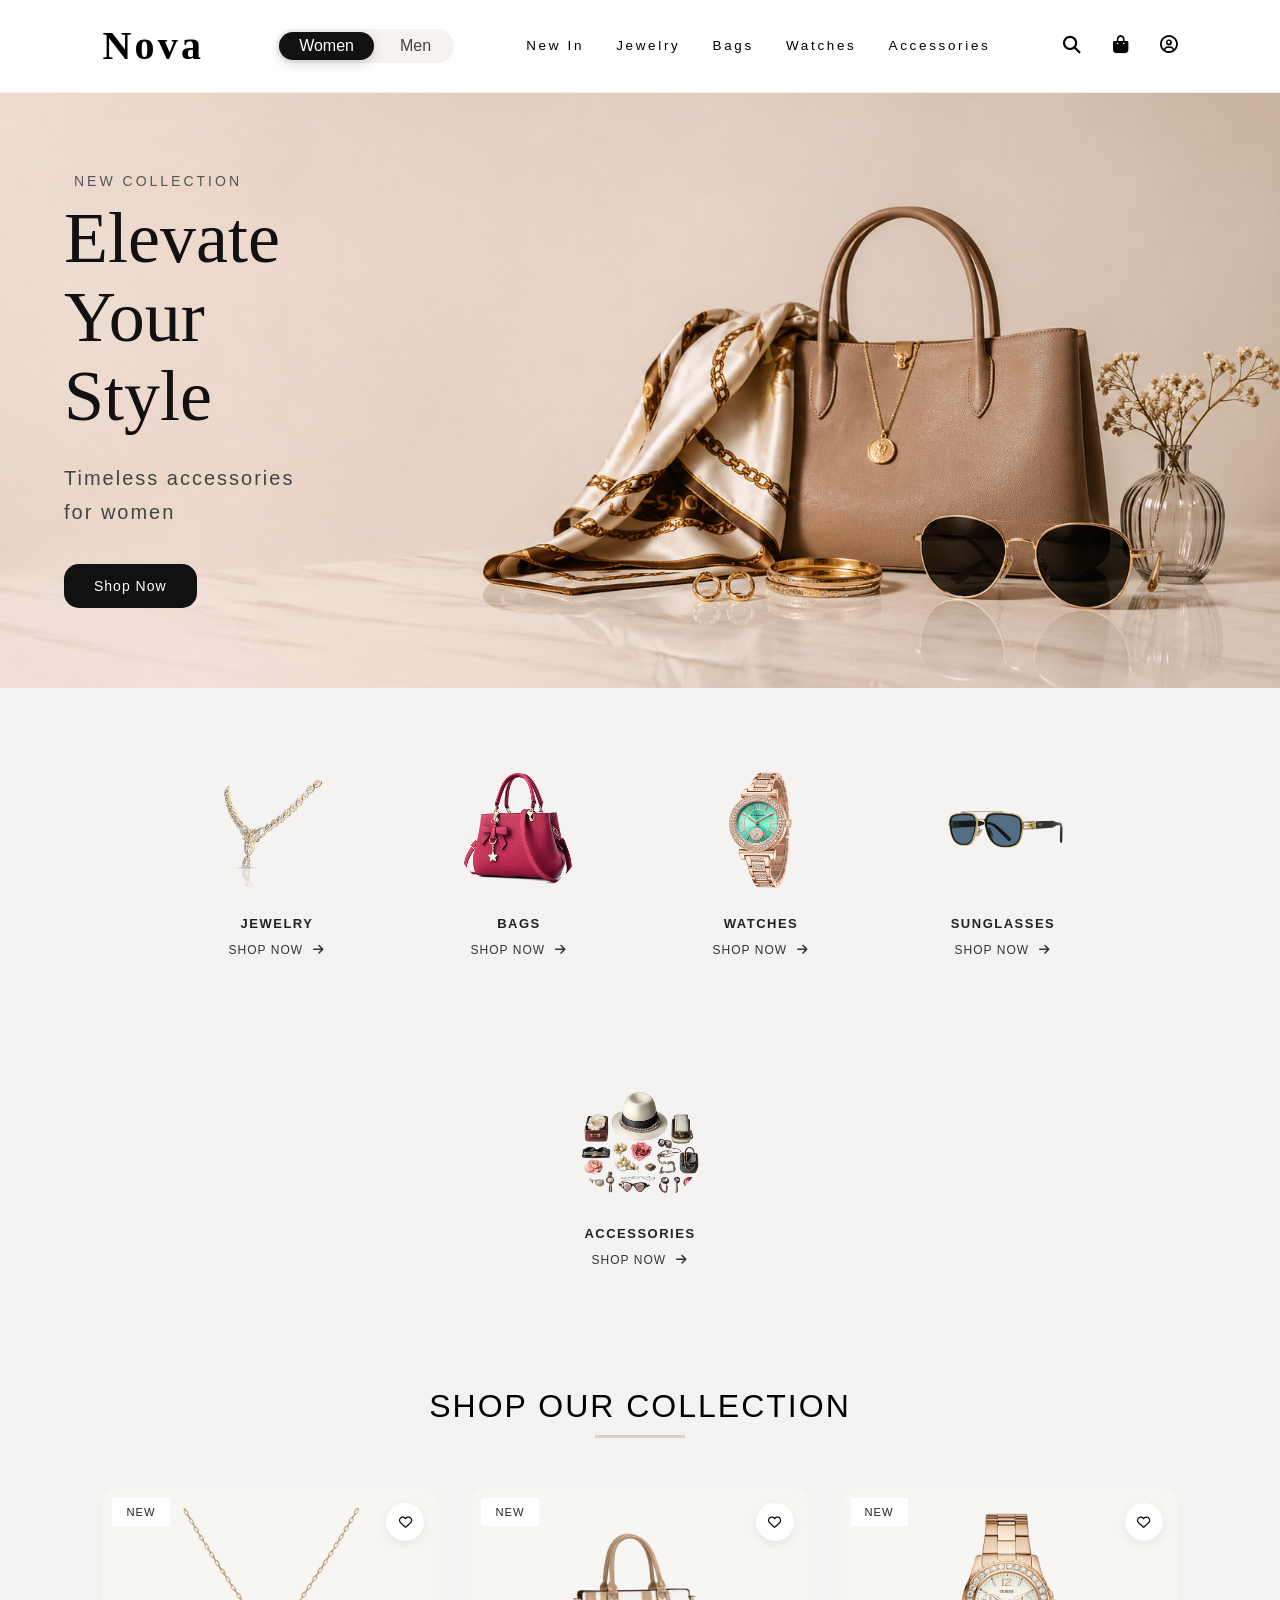
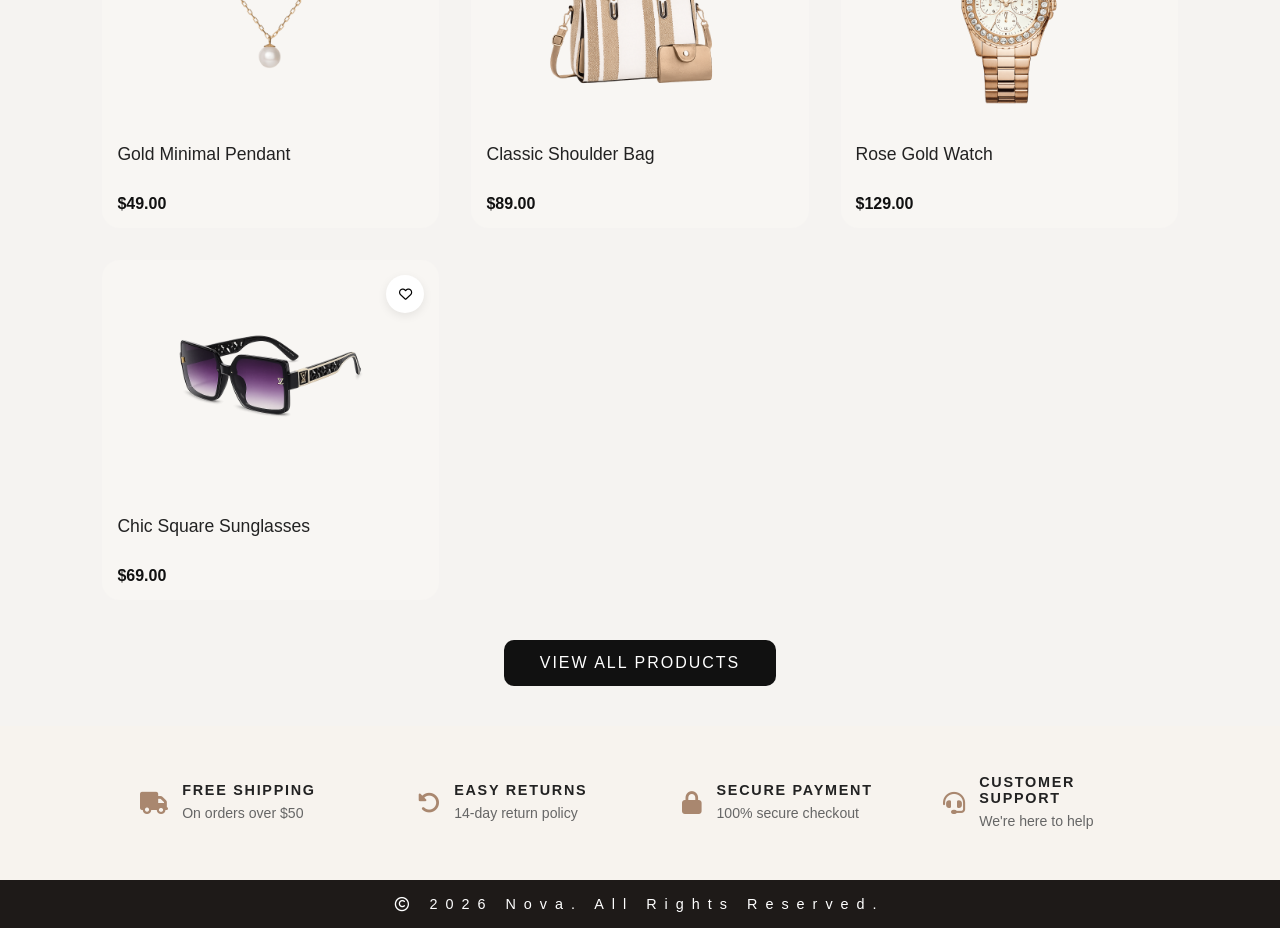
<file: index.html>
<!DOCTYPE html>
<html lang="en">
<head>
    <meta charset="UTF-8">
    <meta name="viewport" content="width=device-width, initial-scale=1.0">
    <title>Women Section</title>
    <link rel="stylesheet" href="https://cdnjs.cloudflare.com/ajax/libs/font-awesome/6.5.0/css/all.min.css">
    <link rel="stylesheet" href="style.css">
</head>
<body>
    <header class="header">
        <h1 class="brand">
            <a href="index.html">Nova</a>
        </h1>

        <div class="gender-switch">
            <a href="index.html" class="active">Women</a>
            <a href="index-men.html">Men</a>
        </div>
        
        <nav class="nav" aria-label="Main Navigation">
            <a href="#">New In</a>
            <a href="#">Jewelry</a>
            <a href="#">Bags</a>
            <a href="#">Watches</a>
            <!-- <a href="#">Sunglasses</a> -->
            <a href="#women-collection">Accessories</a>
        </nav>
        <div class="icons">
            <a href="#" aria-label="Search">
                <i class="fa-solid fa-magnifying-glass" aria-hidden="true"></i>
            </a>
            <a href="#" aria-label="Cart">
                <i class="fa-solid fa-bag-shopping" aria-hidden="true"></i>
            </a>
            <a href="#" aria-label="Account">
                <i class="fa-regular fa-circle-user" aria-hidden="true"></i>
            </a>
        </div>
    </header>

    <section class="hero women-hero">
        <div class="hero-section">
            <p class="hero-subtitle">New Collection</p>
            <h2 class="hero-title">
                Elevate Your <br>
                Style</h2>
            <p class="hero-text">Timeless accessories <br> for women</p>
            <a href="#" class="hero-btn">Shop Now</a>
        </div>
    </section>

    <section class="categories">
        <article class="category-card">
            <img src="image/Jewellery.png" alt="JEWELRY" class="image">
            <h3>JEWELRY</h3>
            <a href="#">SHOP NOW
                <i class="fa-solid fa-arrow-right"></i>
            </a>
        </article>
        <article class="category-card">
            <img src="image/bagss.png" alt="Bags" class="image">
            <h3>BAGS</h3>
            <a href="#">SHOP NOW
                <i class="fa-solid fa-arrow-right"></i>
            </a>
        </article>
        <article class="category-card">
            <img src="image/watch.png" alt="Watches" class="image">
            <h3>WATCHES</h3>
            <a href="#">SHOP NOW
                <i class="fa-solid fa-arrow-right"></i>
            </a>
        </article>
        <article class="category-card">
            <img src="image/sunglass.png" alt="Sunglasses" class="image">
            <h3>SUNGLASSES</h3>
            <a href="#">SHOP NOW
                <i class="fa-solid fa-arrow-right"></i>
            </a>
        </article>
        <article class="category-card">
            <img src="image/acces.png" alt="Accessories" class="image">
            <h3>ACCESSORIES</h3>
            <a href="#">SHOP NOW
                <i class="fa-solid fa-arrow-right"></i>
            </a>
        </article>
    </section>

    <section id="women-collection" class="collection">
        <div class="collection-heading">
            <h2>SHOP OUR COLLECTION</h2>
            <div class="heading-line"></div>
        </div>

        <div class="product-grid">
          <article class="product-card">
            <div class="tag">NEW</div>
            <a href="#"><img src="image/necklace.png" alt="Gold Minimal Pendant" loading="lazy"></a>
            <div class="product-meta">
              <div>
                <a href="#">Gold Minimal Pendant</a>
                <span class="price">$49.00</span>
              </div>
              <button class="wishlist-btn" aria-label="Add Gold Minimal Pendant to wishlist">
                <i class="fa-regular fa-heart"></i>
              </button>
            </div>
          </article>
          <article class="product-card">
            <div class="tag">NEW</div>
            <a href="#"><img src="image/ShoulderBag.png" alt="Classic Shoulder Bag" loading="lazy"></a>
            <div class="product-meta">
              <div>
                <a href="#">Classic Shoulder Bag</a>
                <span class="price">$89.00</span>
              </div>
              <button class="wishlist-btn" aria-label="Add Classic Shoulder Bag to wishlist">
                <i class="fa-regular fa-heart"></i>
              </button>
            </div>
          </article>
          <article class="product-card">
            <div class="tag">NEW</div>
            <a href="#"><img src="image/GoldWatch.png" alt="Rose Gold Watch" loading="lazy"></a>
            <div class="product-meta">
              <div>
                <a href="#">Rose Gold Watch</a>
                <span class="price">$129.00</span>
              </div>
              <button class="wishlist-btn" aria-label="Add Rose Gold Watch to wishlist">
                <i class="fa-regular fa-heart"></i>
              </button>
            </div>
          </article>
          <article class="product-card">
            <a href="#"><img src="image/ChicSunglass.png" alt="Chic Square Sunglasses" loading="lazy"></a>
            <div class="product-meta">
              <div>
                <a href="#">Chic Square Sunglasses</a>
                <span class="price">$69.00</span>
              </div>
              <button class="wishlist-btn" aria-label="Add Chic Square Sunglasses to wishlist">
                <i class="fa-regular fa-heart"></i>
              </button>
            </div>
          </article>
        </div>
        <div class="view-all">
          <a href="#">VIEW ALL PRODUCTS</a>
        </div>
    </section>

    <section class="benefits" aria-label="Store Benefits">
        <article>
            <div class="benefit-icon">
                <i class="fa-solid fa-truck" aria-hidden="true"></i>
            </div>
          <div>
            <h3>FREE SHIPPING</h3>
            <p>On orders over $50</p>
          </div>
        </article>
        <article>
            <div class="benefit-icon">
                <i class="fa-solid fa-rotate-left"></i>
            </div>
          <div>
            <h3>EASY RETURNS</h3>
            <p>14-day return policy</p>
          </div>
        </article>
        <article>
          <div class="benefit-icon"><i class="fa-solid fa-lock"></i></div>
          <div>
            <h3>SECURE PAYMENT</h3>
            <p>100% secure checkout</p>
          </div>
        </article>
        <article>
          <div class="benefit-icon"><i class="fa-solid fa-headset"></i></div>
          <div>
            <h3>CUSTOMER SUPPORT</h3>
            <p>We're here to help</p>
          </div>
        </article>
      </section>

    <footer class="footer">
        <p><i class="fa-regular fa-copyright"></i> 2026 Nova. All Rights Reserved.</p>
    </footer>

    <script src="script.js"></script>
</body>
</html>
</file>
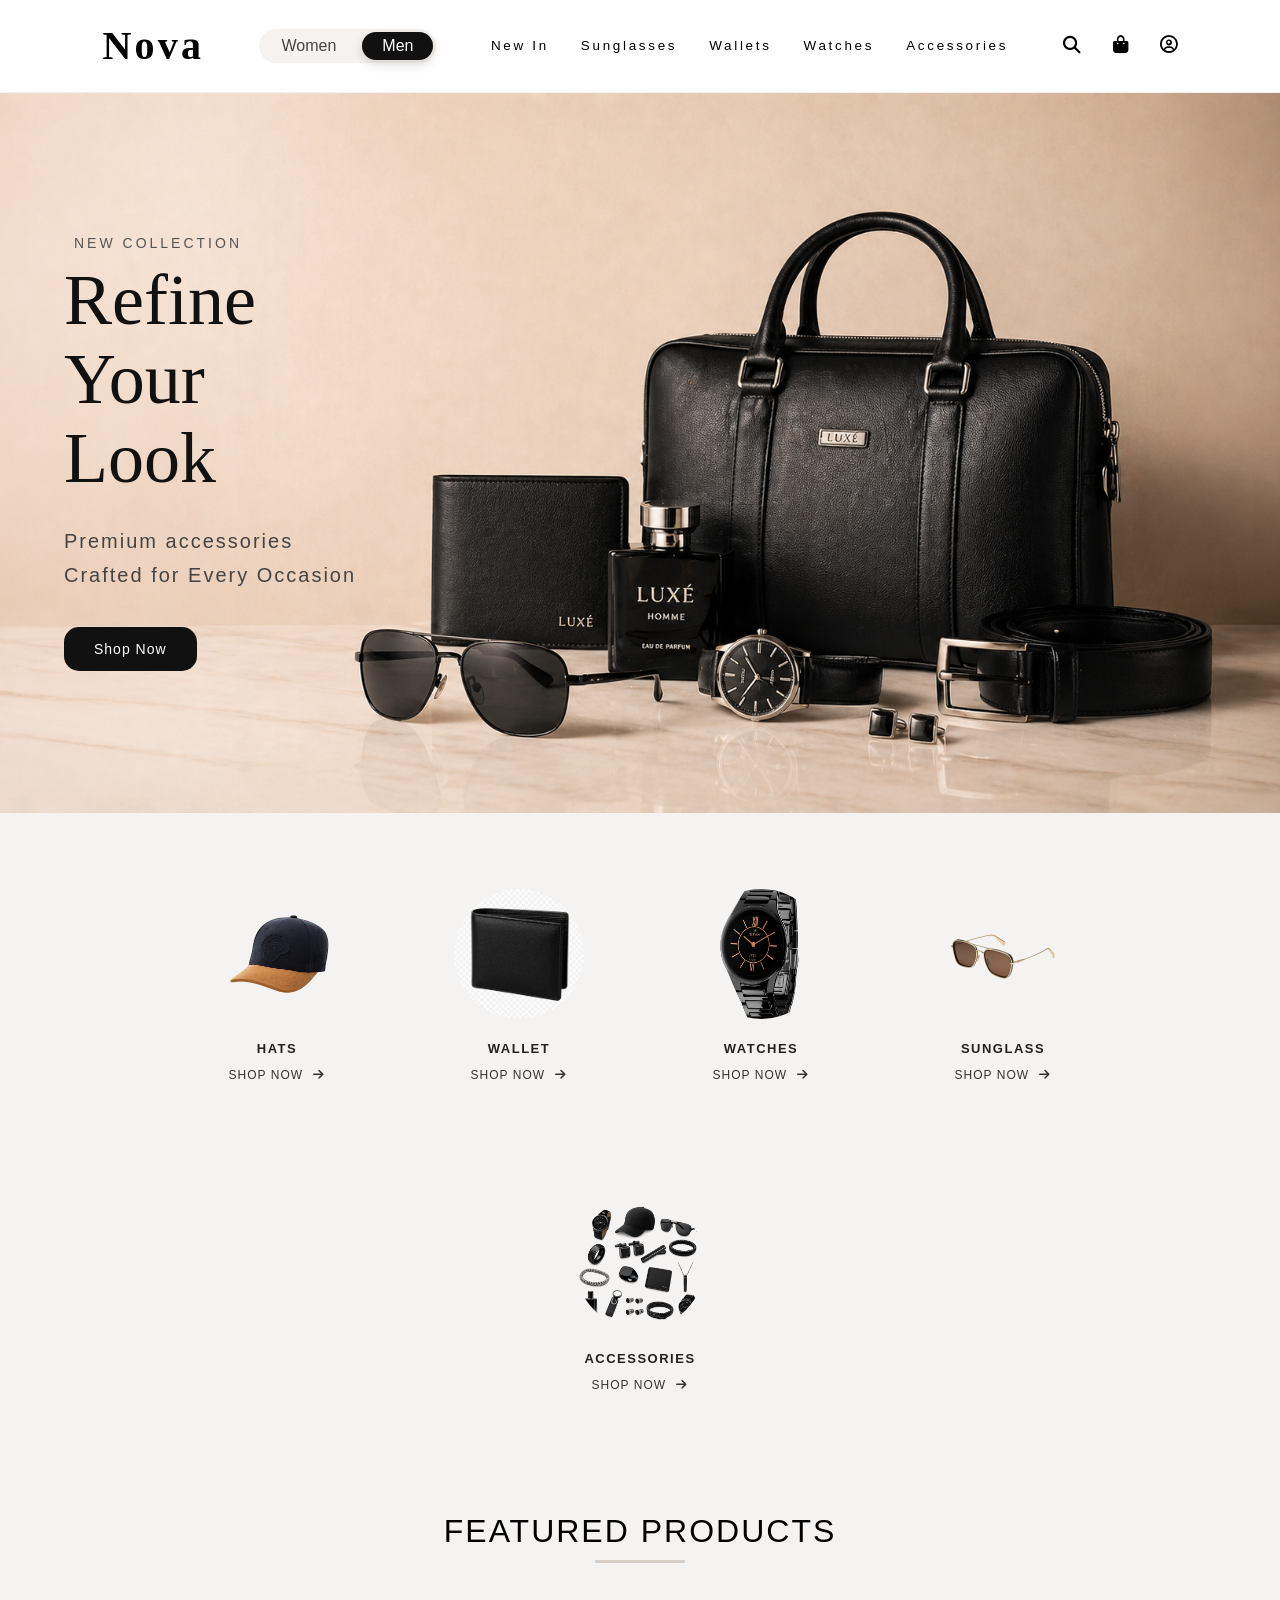
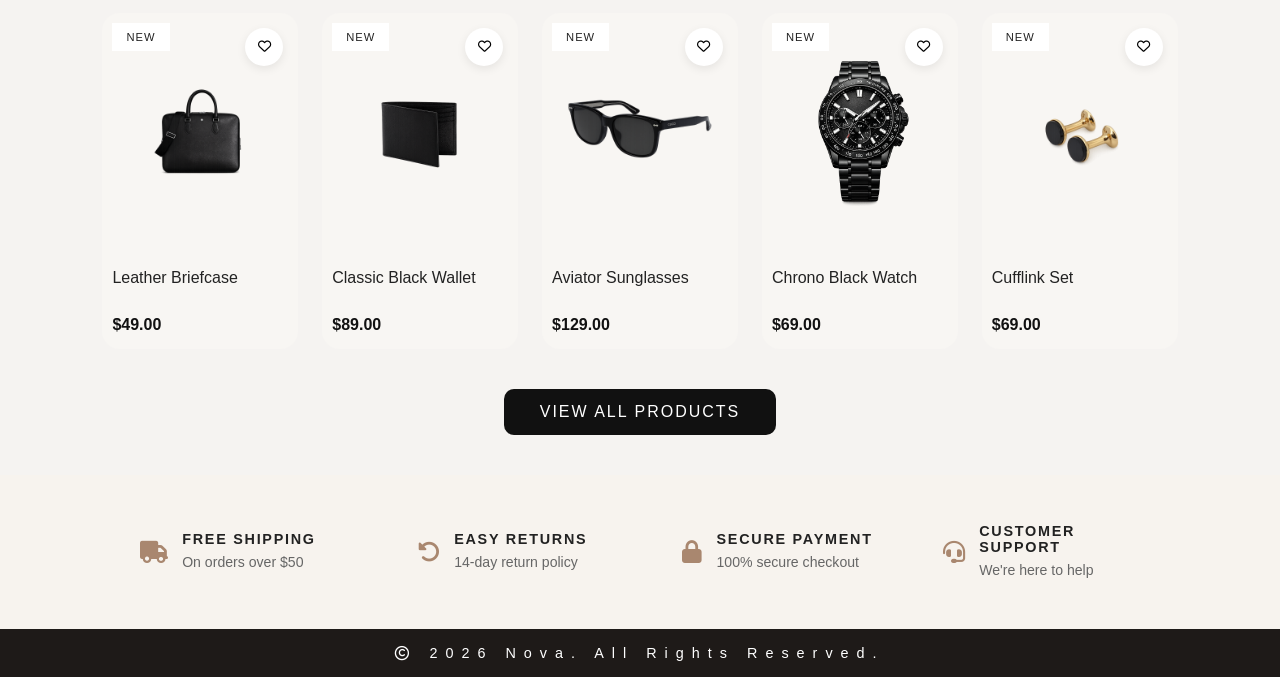
<file: index-men.html>
<!DOCTYPE html>
<html lang="en">
<head>
    <meta charset="UTF-8">
    <meta name="viewport" content="width=device-width, initial-scale=1.0">
    <title>Men Section</title>
    <link rel="stylesheet" href="https://cdnjs.cloudflare.com/ajax/libs/font-awesome/6.5.0/css/all.min.css">
    <link rel="stylesheet" href="style.css">
</head>
<body>
    <header class="header">
        <h1 class="brand">
            <a href="index.html">Nova</a>
        </h1>

        <div class="gender-switch">
            <a href="index.html">Women</a>
            <a href="index-men.html" class="active">Men  </a>
        </div>
        
        <nav class="nav" aria-label="Main Navigation">
            <a href="#">New In</a>
            <a href="#">Sunglasses</a>
            <a href="#">Wallets</a>
            <a href="#">Watches</a>
            <!-- <a href="#">Sunglasses</a> -->
            <a href="#men-collection">Accessories</a>
        </nav>
        <div class="icons">
            <a href="#" aria-label="Search">
                <i class="fa-solid fa-magnifying-glass" aria-hidden="true"></i>
            </a>
            <a href="#" aria-label="Cart">
                <i class="fa-solid fa-bag-shopping" aria-hidden="true"></i>
            </a>
            <a href="#" aria-label="Account">
                <i class="fa-regular fa-circle-user" aria-hidden="true"></i>
            </a>
        </div>
    </header>

    <section class="hero men-hero">
        <div class="hero-section">
            <p class="hero-subtitle">New Collection</p>
            <h2 class="hero-title">
                Refine <br>
                Your Look</h2>
            <p class="hero-text">Premium accessories <br> Crafted for Every Occasion</p>
            <a href="#" class="hero-btn">Shop Now</a>
        </div>
    </section>

    <section class="categories">
        <article class="category-card">
            <img src="image/Men-Hat.png" alt="JEWELRY" class="image">
            <h3>HATS</h3>
            <a href="#">SHOP NOW
                <i class="fa-solid fa-arrow-right"></i>
            </a>
        </article>
        <article class="category-card">
            <img src="image/men-wallet.png" alt="Bags" class="image">
            <h3>WALLET</h3>
            <a href="#">SHOP NOW
                <i class="fa-solid fa-arrow-right"></i>
            </a>
        </article>
        <article class="category-card">
            <img src="image/Men-Watch.png" alt="Watches" class="image">
            <h3>WATCHES</h3>
            <a href="#">SHOP NOW
                <i class="fa-solid fa-arrow-right"></i>
            </a>
        </article>
        <article class="category-card">
            <img src="image/Men-sunglass.avif" alt="JEWELRY" class="image">
            <h3>SUNGLASS</h3>
            <a href="#">SHOP NOW
                <i class="fa-solid fa-arrow-right"></i>
            </a>
        </article>
        <!-- <article class="category-card">
            <img src="image/men=belt.webp" alt="Sunglasses" class="image">
            <h3>BELT</h3>
            <a href="#">SHOP NOW
                <i class="fa-solid fa-arrow-right"></i>
            </a>
        </article> -->
        <article class="category-card">
            <img src="image/Men-Accessories.png" alt="Accessories" class="image">
            <h3>ACCESSORIES</h3>
            <a href="#">SHOP NOW
                <i class="fa-solid fa-arrow-right"></i>
            </a>
        </article>
    </section>
    
    <section id="men-collection" class="collection">
        <div class="collection-heading">
            <h2>FEATURED PRODUCTS</h2>
            <div class="heading-line"></div>
        </div>

        <div class="product-grid-men">
          <article class="product-card">
            <div class="tag">NEW</div>
            <a href="#"><img src="image/Leather-Briefcase.png" alt="Leather Briefcase" loading="lazy"></a>
            <div class="product-meta-men">
              <div>
                <a href="#">Leather Briefcase</a>
                <span class="price">$49.00</span>
              </div>
              <button class="wishlist-btn" aria-label="Add Leather Briefcase to wishlist">
                <i class="fa-regular fa-heart"></i>
              </button>
            </div>
          </article>
          <article class="product-card">
            <div class="tag">NEW</div>
            <a href="#"><img src="image/Classic-Black-Wallet.png" alt="Classic Black Wallet" loading="lazy"></a>
            <div class="product-meta-men">
              <div>
                <a href="#">Classic Black Wallet</a>
                <span class="price">$89.00</span>
              </div>
              <button class="wishlist-btn" aria-label="Add Classic Black Wallet to wishlist">
                <i class="fa-regular fa-heart"></i>
              </button>
            </div>
          </article>
          <article class="product-card">
            <div class="tag">NEW</div>
            <a href="#"><img src="image/Aviator-Sunglasses.png" alt="Aviator Sunglasses" loading="lazy"></a>
            <div class="product-meta-men">
              <div>
                <a href="#">Aviator Sunglasses</a>
                <span class="price">$129.00</span>
              </div>
              <button class="wishlist-btn" aria-label="Add Aviator Sunglasses to wishlist">
                <i class="fa-regular fa-heart"></i>
              </button>
            </div>
          </article>
          <article class="product-card">
            <div class="tag">NEW</div>
            <a href="#"><img src="image/Chrono-Black-Watch.png" alt="Chrono Black Watch" loading="lazy"></a>
            <div class="product-meta-men">
              <div>
                <a href="#">Chrono Black Watch</a>
                <span class="price">$69.00</span>
              </div>
              <button class="wishlist-btn" aria-label="Add Chrono Black Watch to wishlist">
                <i class="fa-regular fa-heart"></i>
              </button>
            </div>
          </article>
          <article class="product-card">
            <div class="tag">NEW</div>
            <a href="#"><img src="image/Cufflinks-Set.png" alt="Cufflink Set" loading="lazy"></a>
            <div class="product-meta-men">
              <div>
                <a href="#">Cufflink Set</a>
                <span class="price">$69.00</span>
              </div>
              <button class="wishlist-btn" aria-label="Add Cufflink Set to wishlist">
                <i class="fa-regular fa-heart"></i>
              </button>
            </div>
          </article>
        </div>
        <div class="view-all">
          <a href="#">VIEW ALL PRODUCTS</a>
        </div>
    </section>

    <section class="benefits" aria-label="Store Benefits">
        <article>
            <div class="benefit-icon">
                <i class="fa-solid fa-truck" aria-hidden="true"></i>
            </div>
          <div>
            <h3>FREE SHIPPING</h3>
            <p>On orders over $50</p>
          </div>
        </article>
        <article>
            <div class="benefit-icon">
                <i class="fa-solid fa-rotate-left"></i>
            </div>
          <div>
            <h3>EASY RETURNS</h3>
            <p>14-day return policy</p>
          </div>
        </article>
        <article>
          <div class="benefit-icon"><i class="fa-solid fa-lock"></i></div>
          <div>
            <h3>SECURE PAYMENT</h3>
            <p>100% secure checkout</p>
          </div>
        </article>
        <article>
          <div class="benefit-icon"><i class="fa-solid fa-headset"></i></div>
          <div>
            <h3>CUSTOMER SUPPORT</h3>
            <p>We're here to help</p>
          </div>
        </article>
      </section>

    <footer class="footer">
        <p><i class="fa-regular fa-copyright"></i> 2026 Nova. All Rights Reserved.</p>
    </footer>

    <script src="script.js"></script>
</body>
</html>
</file>
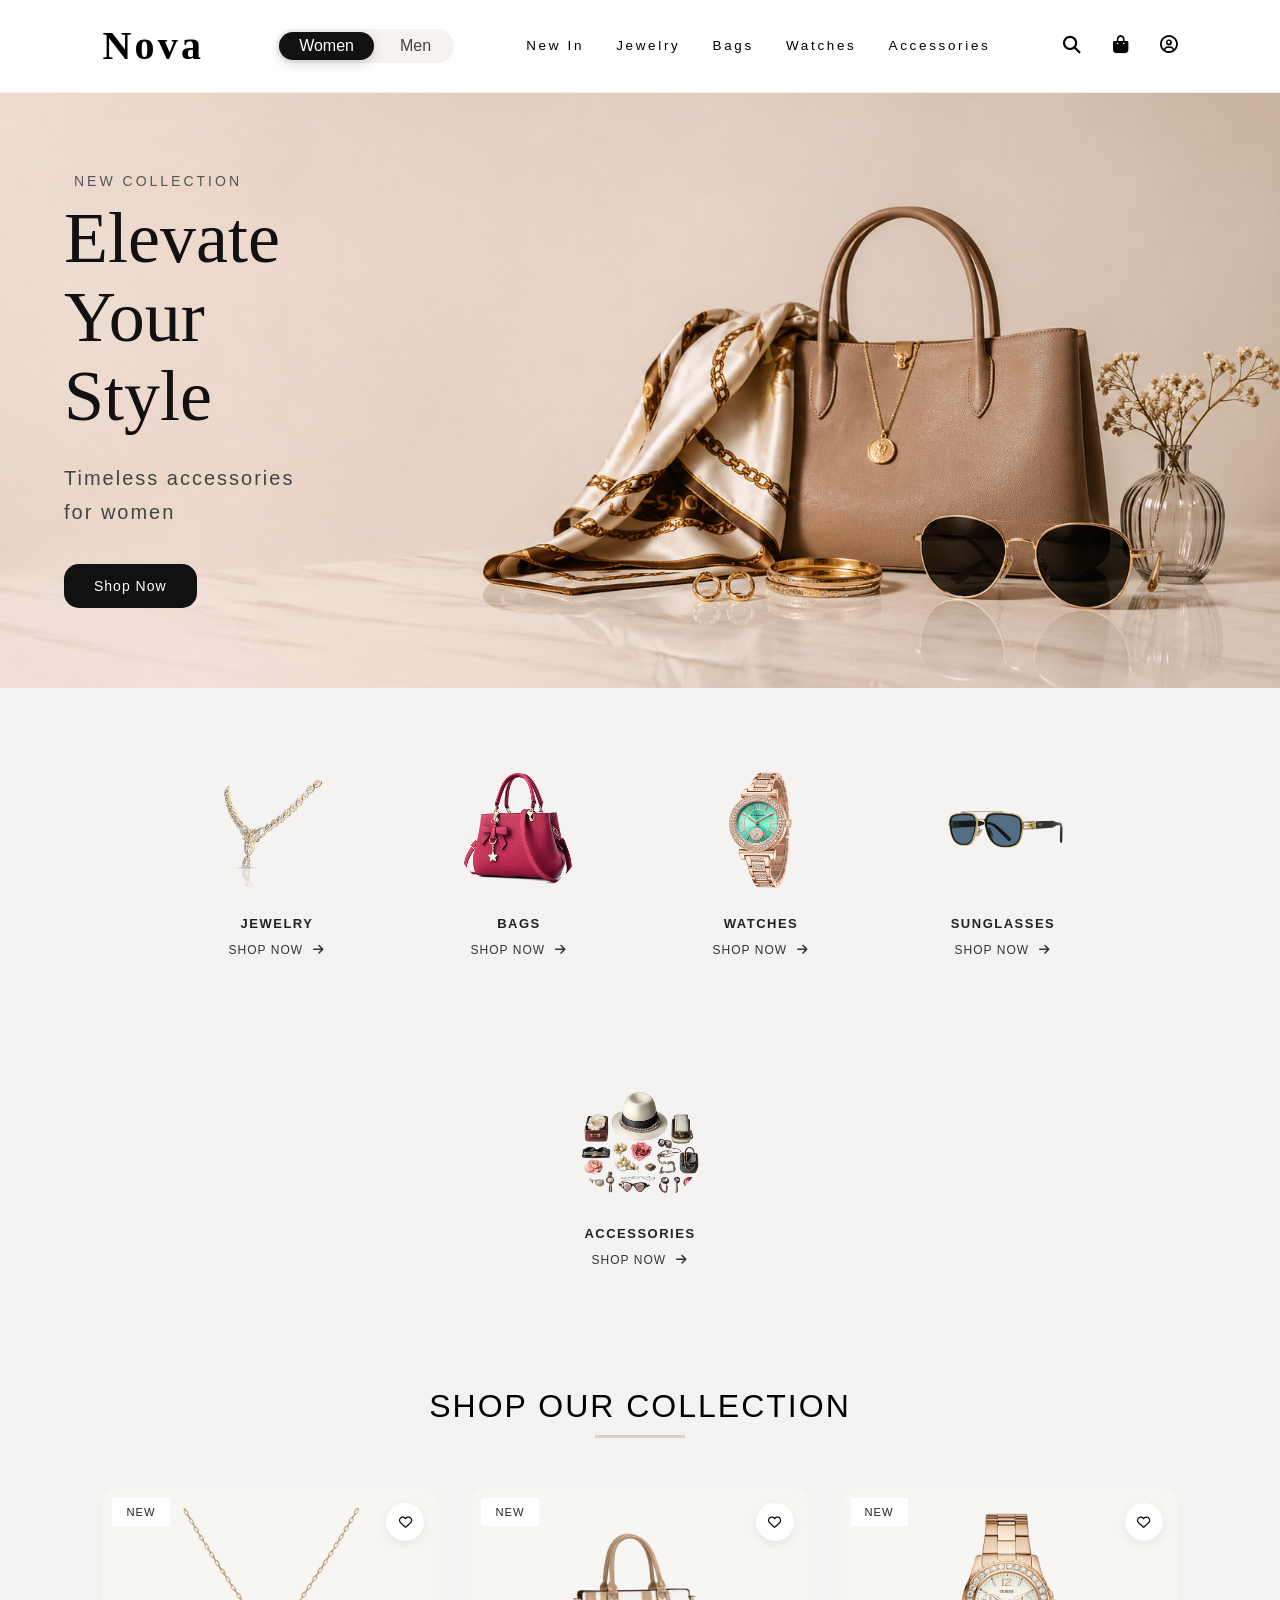
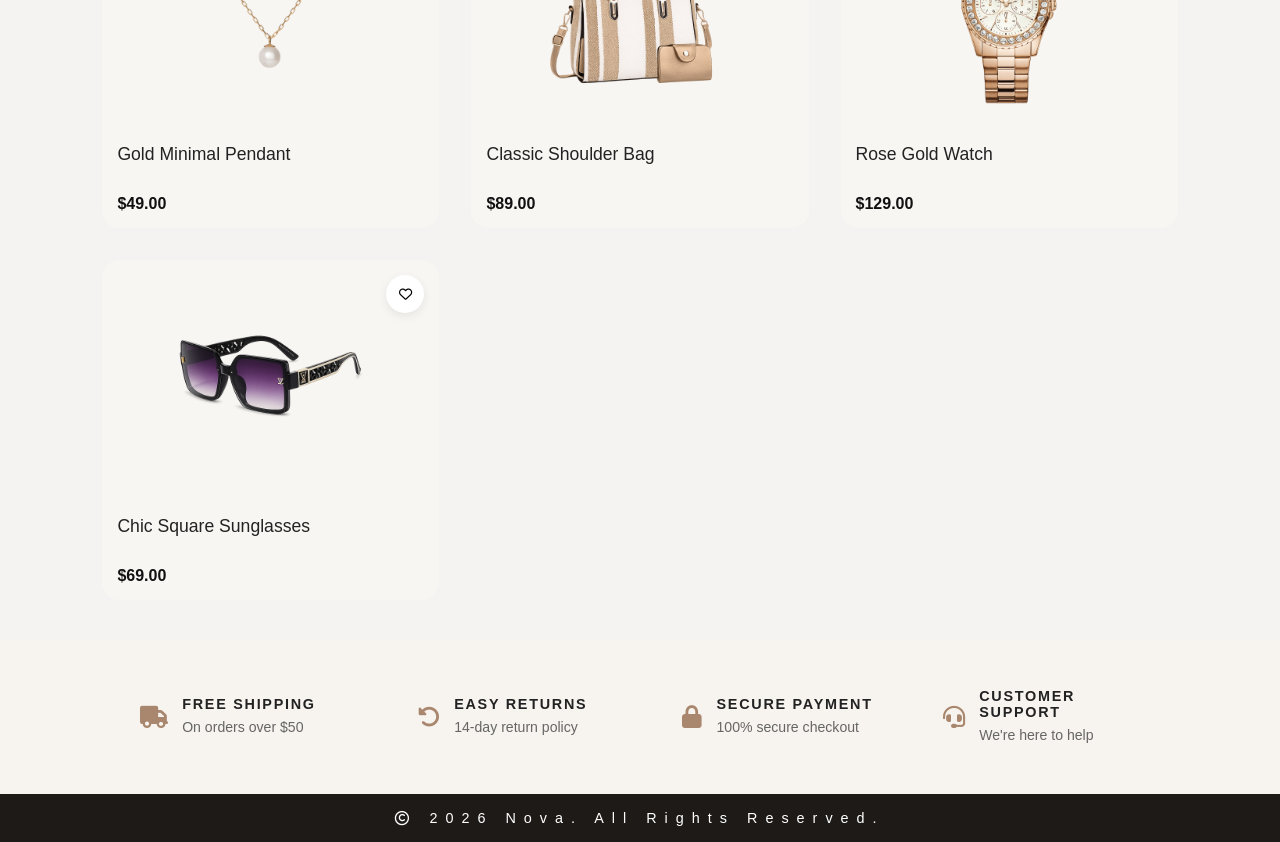
<file: index-women.html>
<!DOCTYPE html>
<html lang="en">
<head>
    <meta charset="UTF-8">
    <meta name="viewport" content="width=device-width, initial-scale=1.0">
    <title>Women Section</title>
    <link rel="stylesheet" href="https://cdnjs.cloudflare.com/ajax/libs/font-awesome/6.5.0/css/all.min.css">
    <link rel="stylesheet" href="style.css">
</head>
<body>
    <header class="header">
        <h1 class="brand">
            <a href="/">Nova</a>
        </h1>

        <div class="gender-switch">
            <a href="index-women.html" class="active">Women</a>
            <a href="index-men.html">Men</a>
        </div>
        
        <nav class="nav" aria-label="Main Navigation">
            <a href="#">New In</a>
            <a href="#">Jewelry</a>
            <a href="#">Bags</a>
            <a href="#">Watches</a>
            <!-- <a href="#">Sunglasses</a> -->
            <a href="#collection">Accessories</a>
        </nav>
        <div class="icons">
            <a href="#" aria-label="Search">
                <i class="fa-solid fa-magnifying-glass" aria-hidden="true"></i>
            </a>
            <a href="#" aria-label="Cart">
                <i class="fa-solid fa-bag-shopping" aria-hidden="true"></i>
            </a>
            <a href="#" aria-label="Account">
                <i class="fa-regular fa-circle-user" aria-hidden="true"></i>
            </a>
        </div>
    </header>

    <section class="hero women-hero">
        <div class="hero-section">
            <p class="hero-subtitle">New Collection</p>
            <h2 class="hero-title">
                Elevate Your <br>
                Style</h2>
            <p class="hero-text">Timeless accessories <br> for women</p>
            <a href="#" class="hero-btn">Shop Now</a>
        </div>
    </section>

    <section class="categories">
        <article class="category-card">
            <img src="image/Jewellery.png" alt="JEWELRY" class="image">
            <h3>JEWELRY</h3>
            <a href="#">SHOP NOW
                <i class="fa-solid fa-arrow-right"></i>
            </a>
        </article>
        <article class="category-card">
            <img src="image/bagss.png" alt="Bags" class="image">
            <h3>BAGS</h3>
            <a href="#">SHOP NOW
                <i class="fa-solid fa-arrow-right"></i>
            </a>
        </article>
        <article class="category-card">
            <img src="image/watch.png" alt="Watches" class="image">
            <h3>WATCHES</h3>
            <a href="#">SHOP NOW
                <i class="fa-solid fa-arrow-right"></i>
            </a>
        </article>
        <article class="category-card">
            <img src="image/sunglass.png" alt="Sunglasses" class="image">
            <h3>SUNGLASSES</h3>
            <a href="#">SHOP NOW
                <i class="fa-solid fa-arrow-right"></i>
            </a>
        </article>
        <article class="category-card">
            <img src="image/acces.png" alt="Accessories" class="image">
            <h3>ACCESSORIES</h3>
            <a href="#">SHOP NOW
                <i class="fa-solid fa-arrow-right"></i>
            </a>
        </article>
    </section>

    <section id="collection" class="collection">
        <div class="collection-heading">
            <h2>SHOP OUR COLLECTION</h2>
            <div class="heading-line"></div>
        </div>

        <div class="product-grid">
          <article class="product-card">
            <div class="tag">NEW</div>
            <a href="#"><img src="image/necklace.png" alt="Gold Minimal Pendant" loading="lazy"></a>
            <div class="product-meta">
              <div>
                <a href="#">Gold Minimal Pendant</a>
                <span class="price">$49.00</span>
              </div>
              <button class="wishlist-btn" aria-label="Add Gold Minimal Pendant to wishlist">
                <i class="fa-regular fa-heart"></i>
              </button>
            </div>
          </article>
          <article class="product-card">
            <div class="tag">NEW</div>
            <a href="#"><img src="image/ShoulderBag.png" alt="Classic Shoulder Bag" loading="lazy"></a>
            <div class="product-meta">
              <div>
                <a href="#">Classic Shoulder Bag</a>
                <span class="price">$89.00</span>
              </div>
              <button class="wishlist-btn" aria-label="Add Classic Shoulder Bag to wishlist">
                <i class="fa-regular fa-heart"></i>
              </button>
            </div>
          </article>
          <article class="product-card">
            <div class="tag">NEW</div>
            <a href="#"><img src="image/GoldWatch.png" alt="Rose Gold Watch" loading="lazy"></a>
            <div class="product-meta">
              <div>
                <a href="#">Rose Gold Watch</a>
                <span class="price">$129.00</span>
              </div>
              <button class="wishlist-btn" aria-label="Add Rose Gold Watch to wishlist">
                <i class="fa-regular fa-heart"></i>
              </button>
            </div>
          </article>
          <article class="product-card">
            <a href="#"><img src="image/ChicSunglass.png" alt="Chic Square Sunglasses" loading="lazy"></a>
            <div class="product-meta">
              <div>
                <a href="#">Chic Square Sunglasses</a>
                <span class="price">$69.00</span>
              </div>
              <button class="wishlist-btn" aria-label="Add Chic Square Sunglasses to wishlist">
                <i class="fa-regular fa-heart"></i>
              </button>
            </div>
          </article>
        </div>
    </section>

    <section class="benefits" aria-label="Store Benefits">
        <article>
            <div class="benefit-icon">
                <i class="fa-solid fa-truck" aria-hidden="true"></i>
            </div>
          <div>
            <h3>FREE SHIPPING</h3>
            <p>On orders over $50</p>
          </div>
        </article>
        <article>
            <div class="benefit-icon">
                <i class="fa-solid fa-rotate-left"></i>
            </div>
          <div>
            <h3>EASY RETURNS</h3>
            <p>14-day return policy</p>
          </div>
        </article>
        <article>
          <div class="benefit-icon"><i class="fa-solid fa-lock"></i></div>
          <div>
            <h3>SECURE PAYMENT</h3>
            <p>100% secure checkout</p>
          </div>
        </article>
        <article>
          <div class="benefit-icon"><i class="fa-solid fa-headset"></i></div>
          <div>
            <h3>CUSTOMER SUPPORT</h3>
            <p>We're here to help</p>
          </div>
        </article>
      </section>

    <footer class="footer">
        <p><i class="fa-regular fa-copyright"></i> 2026 Nova. All Rights Reserved.</p>
    </footer>

    <script src="script.js"></script>
</body>
</html>
</file>
<file: style.css>
* {
    margin: 0;
    padding: 0;
    box-sizing: border-box;
}

html {
    scroll-behavior: smooth;
}

body {
    font-family: 'Poppins', sans-serif; 
    overflow-x: hidden;  
}

a {
    text-decoration: none;
    color: inherit;
}

.header {
    display: flex;
    align-items: center;
    justify-content: space-between;
    gap: 2rem;
    padding: 1.4rem 8%;
    /* background: rgba(255, 255, 255, 0.88); */
    background: rgba(255, 255, 255, 0.92);
    backdrop-filter: blur(10px);
    -webkit-backdrop-filter: blur(10px);
    border-bottom: 1px solid rgba(31, 25, 22, 0.06);
    position: sticky;
    top: 0;
    z-index: 1000;
}

.brand {
    font-family: "Cormorant Garamond", serif;
    font-size: 2.5rem;
    font-weight: 600;
    letter-spacing: 0.08em;
    flex-shrink: 0;
}

.brand a{
    transition: color 0.3s ease;
}

.brand a:hover{
    color: #a9876f;
}

/* gender switch */
.gender-switch{
    display:flex;
    gap:6px;
    background: #f5f2ef;
    padding: 3px;
    border-radius: 30px;
    width: fit-content;
}

.gender-switch a{
    text-decoration:none;
    color:#444;
    font-size:1rem;
    font-weight:500;
    padding: 5px 20px;
    border-radius: 30px;
    transition: all 0.3s ease;
}

.gender-switch a:hover {
    color:#a9876f;
}

.gender-switch a.active{
    color: #fff;
    background-color: #111;
    box-shadow: 0 4px 12px rgba(0, 0, 0, 0.15);
}

.nav {
    display: flex;
    flex-wrap: wrap;
    justify-content: center;
    gap: 2rem;
    font-size: 0.84rem;
    font-weight: 500;
    letter-spacing: 0.2em;
}

.icons {
    display: flex;
    flex-wrap: wrap;
    justify-content: center;
    gap: 2rem;
}

.icons a{
    font-size: 1.1rem;
    transition: color 0.3s ease,transform 0.3s ease;
}

.icons a:hover{
    color: #a9876f;
    transform: translateY(-2px);
}

.nav a {
    /* transition: 0.3s; */
    transition: color 0.3s ease,transform 0.3s ease;
}

.nav a:hover {
    color: #a9876f;
    transform: translateY(-1px);
}

@media (max-width: 900px){
    .header{
        flex-direction: column;
        gap: 1rem;
        padding: 1rem 5%;
        position: static;
    }

    .nav{
        gap: 1rem;
        justify-content: center;
    }

    .icons{
        gap: 1rem;
    }
}

/* Hero Section */
.hero {
    width: 100%;

    background-size: cover;
    background-position: center;
    display: flex;
    align-items: center;
    padding: 80px 5%;
    position: relative; 
}

.women-hero {
    min-height: 60vh;
    background-image: url(image/women.png);
}

.men-hero {
    min-height: 80vh;
    background-image: url(image/men.png);
}

.hero-section {
    width: 100%;
    max-width: 300px;
    /* background: rgba(255,255,255,0.5); */

    position: relative;
    z-index: 1;
}

.hero-subtitle {
    font-size: 14px;
    letter-spacing: 3px;
    text-transform: uppercase;
    color: #555;
    margin-bottom: 10px;
    margin-left: 10px;
}

.hero-title {
    font-size: clamp(38px, 7vw, 72px);
    line-height: 1.1;
    font-family: Georgia, 'Times New Roman', serif;
    font-weight: 500;
    color: #111;
    margin-bottom: 25px;
}

.hero-text {
    font-size: 20px;
    line-height: 1.7;
    letter-spacing: 2px;
    color: #444;
    margin-bottom: 35px;

    max-width: 420px;
}

.hero-btn {
    display: inline-block;
    padding: 14px 30px;
    background: #111;
    color: white;
    text-decoration: none;
    font-size: 14px;
    border-radius: 15px;
    letter-spacing: 1px;
    transition: 0.3s;
}

.hero-btn:hover {
    transform: translateY(-1.5px);
    background-color: #c19e83;
}

/* .hero::before{
    content: "";
    position: absolute;
    inset: 0;
    background: linear-gradient(
        90deg,
        rgba(255,255,255,0.85) 0%,
        rgba(255,255,255,0.55) 35%,
        rgba(255,255,255,0) 70%
    );
} */

@media (max-width:768px){

    .hero{
        min-height:65vh;
        padding:40px 6%;
    }

    .women-hero{
        background-position:75% center;
    }
 
    .men-hero{
        background-position:35% center;
    }

    .hero-section{
        max-width:300px;
        /* background:rgba(255,255,255,0.55); */
        /* padding:20px; */
        border-radius:12px;
        backdrop-filter:blur(2px);
    }

    .hero-title{
        font-size:38px;
    }

    .hero-text{
        font-size:16px;
        max-width:240px;
    }

    .hero-btn{
        padding:14px 30px;
    }
}

 /* AllCategories  */
.categories{
    width: 100%;
    padding: 60px 8%;
    /* background: #fff; */
    background: #f5f3f1;
    display: flex;
    justify-content: center;
    align-items: center;
    flex-wrap: wrap;
    gap: 5rem;
}

.category-card{
    text-align: center;
    border-radius: 30px;
    padding: 1rem;
    cursor: pointer;
    transition: all 0.35s ease;
}

.category-card img{
    width: 130px;
    height: 130px;
    border-radius: 50%;
    object-fit: cover;
    background: transparent;
    background: #f5f3f1;
    transition: transform 0.3s ease;
}

.category-card h3{
    margin-top: 18px;
    font-size: 13px;
    letter-spacing: 1.5px;
    color: #222;
}

.category-card a{
    display: inline-block;
    margin-top: 12px;
    margin-bottom: 5px;
    text-decoration: none;
    color: #333;
    font-size: 12px;
    letter-spacing: 1px;
}

.category-card a i{
    margin-left: 6px;
}

.category-card:hover {
    transform: translateY(-5px);
    box-shadow: 0 14px 30px rgba(169, 135, 111, 0.18);
    background: linear-gradient(180deg, #faf8f5, #efebe5);
}

.category-card:hover img {
    transform: scale(1.05);
}

.category-card a:hover,
.category-card h3:hover {
    color: #a9876f;
}

@media(max-width:768px){


    .categories {
        gap: 1.5rem;
    }
    
    .category-card{
        width: 45%;
    }

    .category-card img{
        width: 90px;
        height: 90px;
    }

    .category-card a{
        font-size:11px;
    }
}

/* Collection Section */
.collection{
    padding: 40px 8%;
    background: #f5f3f1;
}

.collection-heading{
    text-align: center;
    margin-bottom: 50px;
}

.collection-heading h2 {
    font-size: 2rem;
    font-weight: 300;

    letter-spacing: 2px;
    margin-bottom: 10px;
}

.heading-line{
    width: 90px;
    height: 3px;
    background: #d8cfc6;
    margin: auto;
}

.product-grid{
    display: grid;
    grid-template-columns: repeat(auto-fit,minmax(250px,1fr));
    gap: 2rem;
}

.product-grid-men {
    display: grid;
    grid-template-columns: repeat(5, 1fr);
    gap: 1.5rem;
}

.product-card{
    /* min-height: 340px; */
    height: auto;
    position: relative;
    background: #f8f6f3;
    overflow: hidden;
    transition: all 0.35s ease;
    border-radius: 18px;
}

.product-card img{
    width: 100%;
    height: 240px;
    object-fit: contain;
    display: block;
    padding: 20px;
}

.product-card-men img{
    width: 100%;
    height: 220px;
    object-fit: contain;
    display: block;
    padding: 20px;
}

.product-card:hover{
    transform: translateY(-4px);
    box-shadow: 0 12px 28px rgba(169,135,111,0.15);
}

.tag{
    position: absolute;
    top: 10px;
    left: 10px;
    background: white;
    color: #222;
    font-size: 0.7rem;
    letter-spacing: 1px;
    padding: 8px 14px;
    z-index: 2;
}

.product-meta{
    display: flex;
    justify-content: space-between;
    align-items: center;
    padding: 15px;
}

.product-meta a{
    font-size: 1.1rem;
    color: #222;

    font-weight: 300;
    display: block;
    min-height: 52px;
    line-height: 1.3;
}

.product-meta-men{
    display: flex;
    justify-content: space-between;
    align-items: center;
    padding: 15px 10px 15px;
}

.product-meta-men a{
    font-size: 1rem;
    color: #222;
    font-weight: 400;
    display: block;
    min-height: 48px;
    line-height: 1.3;
}

.price{
    display:block;
    /* margin-top:6px; */
    color:#111;
    font-weight:600;
}

.wishlist-btn{
    position: absolute;
    top: 15px;
    right: 15px;
    z-index: 10;
    background: white;
    width: 38px;
    height: 38px;
    border: none;
    border-radius: 50%;
    display: flex;
    align-items: center;
    justify-content: center;
    cursor: pointer;
    transition: all 0.3s ease;
    box-shadow: 0 3px 10px rgba(0,0,0,0.08);
}

.wishlist-btn:hover{
    color: #a9876f;
    transform: scale(1.15);
}

.wishlist-btn.active {
    color: crimson;
}

.view-all{
    /* text-align: center;
    margin-top: 3rem; */
    width: 100%;
    display: flex;
    justify-content: center;
    margin-top: 40px;
}

.view-all a{
    display: inline-block;
    padding: 14px 36px;
    background: #111;
    color: #fff;
    border-radius: 10px;
    /* font-size: 0.9rem; */
    /* font-weight: 500; */
    letter-spacing: 2px;
    text-transform: uppercase;
    transition: all 0.3s ease;
}

.view-all a:hover{
    background: #a9876f;
    transform: translateY(-2px);
    box-shadow: 0 8px 20px rgba(169, 135, 111, 0.25);
}

@media(max-width:1200px){
    .product-grid{
        grid-template-columns: repeat(2,1fr);
    }
    .product-grid-men{
        grid-template-columns: repeat(3,1fr);
    }
}

@media(max-width:768px){
    .collection-heading h2{
        font-size: 2rem;
    }
    .product-grid,
    .product-grid-men {
        grid-template-columns: repeat(2,1fr);
        gap: 1rem;
    }
    .product-card {
        min-height: auto;
    }
    .product-card img{
        height: 180px;
    }
    .wishlist-btn{
        width: 34px;
        height: 34px;
        top: 10px;
        right: 10px;
    }

    /* .collection-heading-men h2{
        font-size: 1.5rem;
    } */
    /* .product-grid-men{
        grid-template-columns: repeat(2,1fr);
        gap: 1rem;
    } */
    /* .product-card-men{
        min-height: auto;
    } */
    .product-card-men img{
        height: 140px;
    }
    .product-meta-men a{
        font-size: 0.9rem;
    }
    .price{
        font-size: 0.95rem;
    }
}

/* Benefits */
.benefits {
  display: grid;
  grid-template-columns: repeat(4, 1fr);
  gap: 1.5rem;
  padding: 2rem 8%;
  background: #f7f3ee;
}

.benefits article {
  display: flex;
  align-items: center;
  justify-content: center;
  gap: 0.9rem;
  min-height: 84px;
  text-align: left;
  border-radius: 16px;
  transition: all 0.3s ease;
  padding: 1rem;
}

.benefits article:hover {
  transform: translateY(-3px);
  background: #faf8f5;
  box-shadow: 0 8px 20px rgba(169, 135, 111, 0.12);
}

.benefit-icon {
  font-size: 1.4rem;
  color: #a9876f;
  display: flex;
  align-items: center;
  justify-content: center;
}

.benefits h3 {
  font-size: 0.9rem;
  letter-spacing: 0.12em;
  color: #222;
}

.benefits p {
  margin-top: 0.3rem;
  font-size: 0.88rem;
  line-height: 1.5;
  color: #666;
}

/* Tablet */
@media (max-width: 768px) {
  .benefits {
    grid-template-columns: repeat(2, 1fr);
    gap: 1rem;
  }
}

/* Mobile */
@media (max-width: 480px) {
  .benefits {
    grid-template-columns: 1fr;
  }
  .benefits article {
    justify-content: flex-start;
    border-bottom: 1px solid #e8e1da;
    border-radius: 0;
    padding-bottom: 1rem;
  }
  .benefits article:last-child {
    border-bottom: none;
  }
}

/* Footer */
.footer{
    text-align:center;
    padding:1rem;
    background:#1e1a18;
    color:#fff;
    font-size:0.9rem;
    letter-spacing: 0.5rem;
}
</file>
